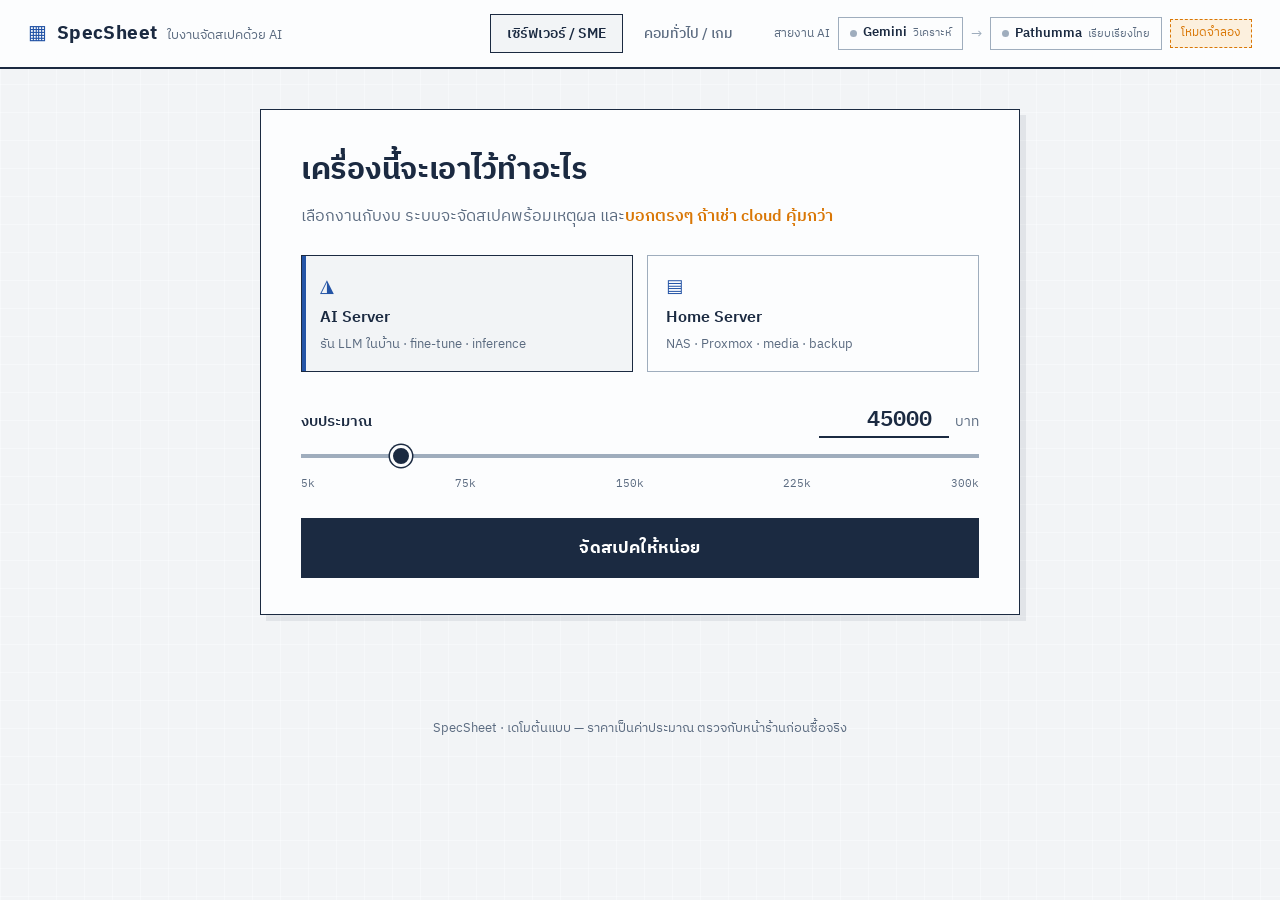
<file: index.html>
<!DOCTYPE html>
<html lang="th">
<head>
<meta charset="UTF-8">
<meta name="viewport" content="width=device-width, initial-scale=1.0">
<title>SpecSheet — จัดสเปค AI Server / Home Server</title>
<link rel="preconnect" href="https://fonts.googleapis.com">
<link href="https://fonts.googleapis.com/css2?family=IBM+Plex+Sans+Thai:wght@400;500;600;700&family=IBM+Plex+Mono:wght@400;500;600&display=swap" rel="stylesheet">
<link rel="stylesheet" href="css/style.css">
</head>
<body data-page="sme">

<header class="topbar">
  <div class="brand">
    <span class="brand-mark">▦</span>
    <span class="brand-name">SpecSheet</span>
    <span class="brand-sub">ใบงานจัดสเปคด้วย AI</span>
  </div>
  <nav class="page-tabs">
    <a href="index.html" class="tab active">เซิร์ฟเวอร์ / SME</a>
    <a href="gaming.html" class="tab">คอมทั่วไป / เกม</a>
  </nav>
  <div class="ai-pipe" id="aiPipe">
    <span class="pipe-label">สายงาน AI</span>

    <span class="stage" id="stGemini" data-state="idle">
      <span class="dot"></span><span class="st-name">Gemini</span><em>วิเคราะห์</em>
    </span>

    <span class="pipe-arrow">→</span>

    <button class="stage toggle on" id="stPathumma" data-state="idle"
            aria-pressed="true" title="ปิดเพื่อดูร่างดิบจาก Gemini">
      <span class="dot"></span><span class="st-name">Pathumma</span><em>เรียบเรียงไทย</em>
    </button>

    <span class="mode-badge" id="modeBadge" title="ตอนนี้ใช้ข้อมูลจำลองในเครื่อง ต่อ backend จริงได้ ดู README">โหมดจำลอง</span>
  </div>
</header>

<main class="sheet">

  <!-- ═══ แผงควบคุม: ใบสั่งงาน ═══ -->
  <section class="ticket" id="ticket">
    <div class="ticket-head">
      <h1>เครื่องนี้จะเอาไว้ทำอะไร</h1>
      <p class="lede">เลือกงานกับงบ ระบบจะจัดสเปคพร้อมเหตุผล และ<strong>บอกตรงๆ ถ้าเช่า cloud คุ้มกว่า</strong></p>
    </div>

    <div class="usecase-row" id="usecaseRow">
      <button class="usecase active" data-usecase="ai">
        <span class="uc-icon">◮</span>
        <span class="uc-name">AI Server</span>
        <span class="uc-desc">รัน LLM ในบ้าน · fine-tune · inference</span>
      </button>
      <button class="usecase" data-usecase="home">
        <span class="uc-icon">▤</span>
        <span class="uc-name">Home Server</span>
        <span class="uc-desc">NAS · Proxmox · media · backup</span>
      </button>
    </div>

    <div class="budget-block">
      <div class="budget-line">
        <label for="budgetRange">งบประมาณ</label>
        <div class="budget-value">
          <input type="number" id="budgetInput" min="5000" max="300000" step="1000" value="45000">
          <span class="unit">บาท</span>
        </div>
      </div>
      <input type="range" id="budgetRange" min="5000" max="300000" step="1000" value="45000">
      <div class="range-marks mono"><span>5k</span><span>75k</span><span>150k</span><span>225k</span><span>300k</span></div>
    </div>

    <button class="go" id="goBtn">จัดสเปคให้หน่อย</button>
  </section>

  <!-- ═══ ผลลัพธ์ ═══ -->
  <section class="result hidden" id="result">

    <p class="polish-note mono" id="polishNote"></p>

    <div class="verdict" id="verdict"><!-- js --></div>

    <div class="result-grid">
      <div class="panel viz-panel">
        <div class="panel-head"><h2 id="vizTitle">ผังเครื่อง</h2><span class="mono dim" id="vizDims"></span></div>
        <div id="vizWrap"><!-- svg --></div>
        <p class="viz-note">ทุกกล่องวาดจากขนาดจริง (มม.) ของอุปกรณ์ — ชี้ที่ชิ้นส่วนเพื่อไฮไลต์ในรายการ</p>
      </div>

      <div class="panel parts-panel">
        <div class="panel-head"><h2>รายการอุปกรณ์</h2><span class="mono" id="partsTotal"></span></div>
        <ol class="parts" id="partsList"><!-- js --></ol>
        <p class="budget-left hidden" id="budgetLeft"></p>
      </div>
    </div>

    <div class="panel ai-panel">
      <div class="panel-head"><h2>เหตุผลจาก AI</h2><span class="mono" id="aiModelTag"></span></div>
      <div class="ai-body" id="aiBody"><span class="thinking">กำลังวิเคราะห์</span></div>
      <div class="ai-compare">
        <button class="cmp-btn" id="draftToggle" aria-expanded="false">
          ดูร่างก่อนเรียบเรียง (จาก Gemini)
        </button>
        <pre class="draft-box hidden" id="draftBox"></pre>
      </div>
    </div>

    <div class="triple">
      <div class="panel"><div class="panel-head"><h2>ประสิทธิภาพโดยประมาณ</h2></div><ul class="kv" id="perfList"></ul></div>
      <div class="panel"><div class="panel-head"><h2>อุณหภูมิ / พลังงาน</h2></div><ul class="kv" id="tempList"></ul></div>
      <div class="panel"><div class="panel-head"><h2>อัปเกรดขั้นถัดไป</h2></div><ul class="upgrades" id="upgradeList"></ul></div>
    </div>

    <div class="panel refs-panel">
      <div class="panel-head"><h2>แหล่งอ้างอิงการคำนวณ</h2><span class="mono">ตรวจราคา ส.ค. 2026</span></div>
      <ul class="refs" id="refsList"></ul>
    </div>
  </section>
</main>

<footer class="foot">
  <span>SpecSheet · เดโมต้นแบบ — ราคาเป็นค่าประมาณ ตรวจกับหน้าร้านก่อนซื้อจริง</span>
</footer>

<script src="js/data.js"></script>
<script src="js/cloud.js"></script>
<script src="js/viz.js"></script>
<script src="js/ai.js"></script>
<script src="js/app.js"></script>
</body>
</html>
</file>
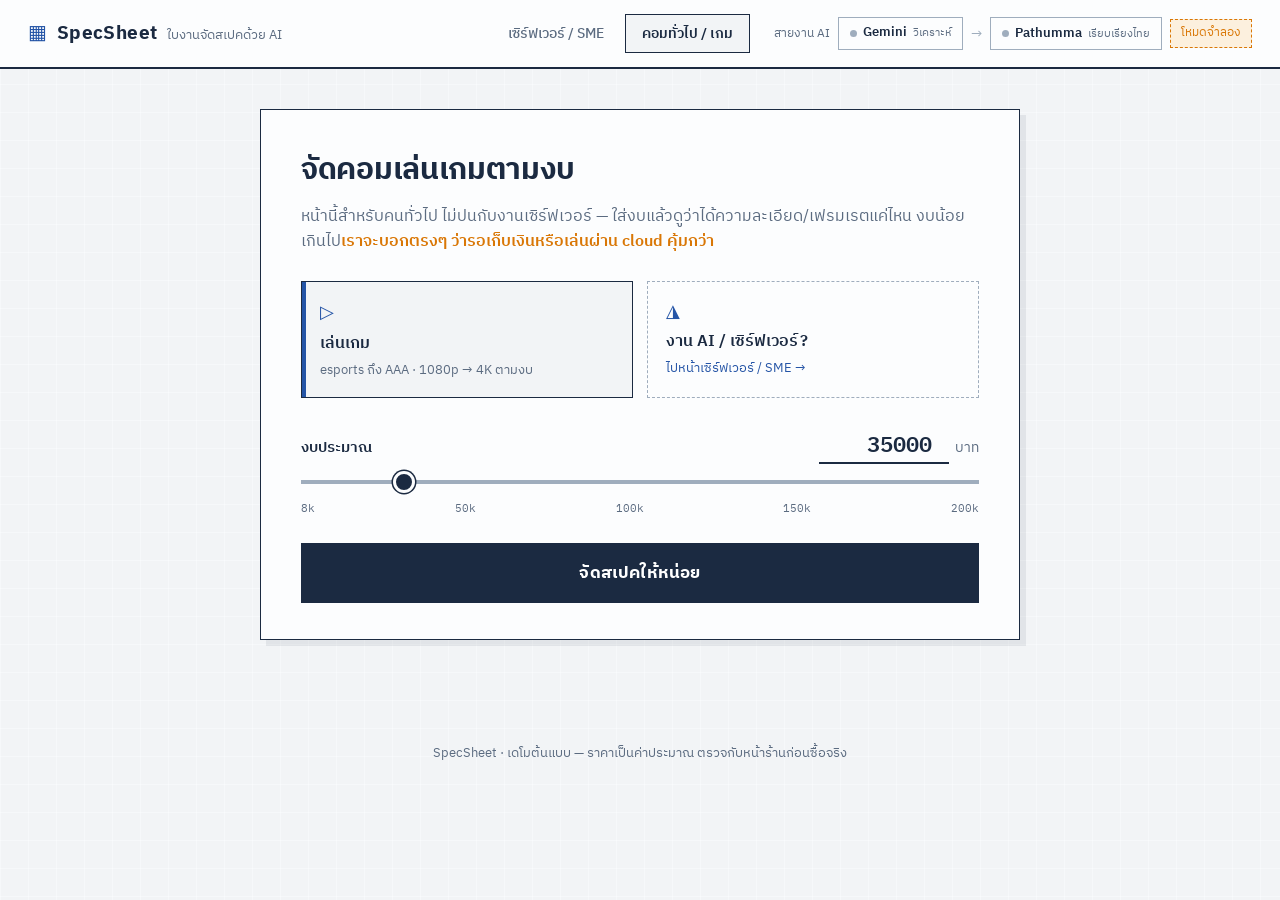
<file: gaming.html>
<!DOCTYPE html>
<html lang="th">
<head>
<meta charset="UTF-8">
<meta name="viewport" content="width=device-width, initial-scale=1.0">
<title>SpecSheet — จัดสเปคคอมเล่นเกม</title>
<link rel="preconnect" href="https://fonts.googleapis.com">
<link href="https://fonts.googleapis.com/css2?family=IBM+Plex+Sans+Thai:wght@400;500;600;700&family=IBM+Plex+Mono:wght@400;500;600&display=swap" rel="stylesheet">
<link rel="stylesheet" href="css/style.css">
</head>
<body data-page="gaming">

<header class="topbar">
  <div class="brand">
    <span class="brand-mark">▦</span>
    <span class="brand-name">SpecSheet</span>
    <span class="brand-sub">ใบงานจัดสเปคด้วย AI</span>
  </div>
  <nav class="page-tabs">
    <a href="index.html" class="tab">เซิร์ฟเวอร์ / SME</a>
    <a href="gaming.html" class="tab active">คอมทั่วไป / เกม</a>
  </nav>
  <div class="ai-pipe" id="aiPipe">
    <span class="pipe-label">สายงาน AI</span>

    <span class="stage" id="stGemini" data-state="idle">
      <span class="dot"></span><span class="st-name">Gemini</span><em>วิเคราะห์</em>
    </span>

    <span class="pipe-arrow">→</span>

    <button class="stage toggle on" id="stPathumma" data-state="idle"
            aria-pressed="true" title="ปิดเพื่อดูร่างดิบจาก Gemini">
      <span class="dot"></span><span class="st-name">Pathumma</span><em>เรียบเรียงไทย</em>
    </button>

    <span class="mode-badge" id="modeBadge" title="ตอนนี้ใช้ข้อมูลจำลองในเครื่อง ต่อ backend จริงได้ ดู README">โหมดจำลอง</span>
  </div>
</header>

<main class="sheet">
  <section class="ticket" id="ticket">
    <div class="ticket-head">
      <h1>จัดคอมเล่นเกมตามงบ</h1>
      <p class="lede">หน้านี้สำหรับคนทั่วไป ไม่ปนกับงานเซิร์ฟเวอร์ — ใส่งบแล้วดูว่าได้ความละเอียด/เฟรมเรตแค่ไหน งบน้อยเกินไป<strong>เราจะบอกตรงๆ ว่ารอเก็บเงินหรือเล่นผ่าน cloud คุ้มกว่า</strong></p>
    </div>

    <div class="usecase-row" id="usecaseRow">
      <button class="usecase active" data-usecase="gaming">
        <span class="uc-icon">▷</span>
        <span class="uc-name">เล่นเกม</span>
        <span class="uc-desc">esports ถึง AAA · 1080p → 4K ตามงบ</span>
      </button>
      <a class="usecase link-card" href="index.html">
        <span class="uc-icon">◮</span>
        <span class="uc-name">งาน AI / เซิร์ฟเวอร์?</span>
        <span class="uc-desc">ไปหน้าเซิร์ฟเวอร์ / SME →</span>
      </a>
    </div>

    <div class="budget-block">
      <div class="budget-line">
        <label for="budgetRange">งบประมาณ</label>
        <div class="budget-value">
          <input type="number" id="budgetInput" min="8000" max="200000" step="1000" value="35000">
          <span class="unit">บาท</span>
        </div>
      </div>
      <input type="range" id="budgetRange" min="8000" max="200000" step="1000" value="35000">
      <div class="range-marks mono"><span>8k</span><span>50k</span><span>100k</span><span>150k</span><span>200k</span></div>
    </div>

    <button class="go" id="goBtn">จัดสเปคให้หน่อย</button>
  </section>

  <section class="result hidden" id="result">
    <p class="polish-note mono" id="polishNote"></p>
    <div class="verdict" id="verdict"></div>
    <div class="result-grid">
      <div class="panel viz-panel">
        <div class="panel-head"><h2 id="vizTitle">ผังเครื่อง</h2><span class="mono dim" id="vizDims"></span></div>
        <div id="vizWrap"></div>
        <p class="viz-note">ทุกกล่องวาดจากขนาดจริง (มม.) ของอุปกรณ์ — ชี้ที่ชิ้นส่วนเพื่อไฮไลต์ในรายการ</p>
      </div>
      <div class="panel parts-panel">
        <div class="panel-head"><h2>รายการอุปกรณ์</h2><span class="mono" id="partsTotal"></span></div>
        <ol class="parts" id="partsList"></ol>
        <p class="budget-left hidden" id="budgetLeft"></p>
      </div>
    </div>
    <div class="panel ai-panel">
      <div class="panel-head"><h2>เหตุผลจาก AI</h2><span class="mono" id="aiModelTag"></span></div>
      <div class="ai-body" id="aiBody"><span class="thinking">กำลังวิเคราะห์</span></div>
      <div class="ai-compare">
        <button class="cmp-btn" id="draftToggle" aria-expanded="false">
          ดูร่างก่อนเรียบเรียง (จาก Gemini)
        </button>
        <pre class="draft-box hidden" id="draftBox"></pre>
      </div>
    </div>
    <div class="triple">
      <div class="panel"><div class="panel-head"><h2>เฟรมเรตโดยประมาณ</h2></div><ul class="kv" id="perfList"></ul></div>
      <div class="panel"><div class="panel-head"><h2>อุณหภูมิ / พลังงาน</h2></div><ul class="kv" id="tempList"></ul></div>
      <div class="panel"><div class="panel-head"><h2>อัปเกรดขั้นถัดไป</h2></div><ul class="upgrades" id="upgradeList"></ul></div>
    </div>
    <div class="panel refs-panel">
      <div class="panel-head"><h2>แหล่งอ้างอิงการคำนวณ</h2><span class="mono">ตรวจราคา ส.ค. 2026</span></div>
      <ul class="refs" id="refsList"></ul>
    </div>
  </section>
</main>

<footer class="foot">
  <span>SpecSheet · เดโมต้นแบบ — ราคาเป็นค่าประมาณ ตรวจกับหน้าร้านก่อนซื้อจริง</span>
</footer>

<script src="js/data.js"></script>
<script src="js/cloud.js"></script>
<script src="js/viz.js"></script>
<script src="js/ai.js"></script>
<script src="js/app.js"></script>
</body>
</html>
</file>
<file: css/style.css>
/* ═══ SpecSheet — สไตล์แบบแปลนช่าง ═══
   กระดาษเทาอมฟ้า · หมึกน้ำเงินเข้ม · เขียว=คุ้ม · อำพัน=cloud */

:root {
  --paper: #F2F4F6;
  --card: #FCFDFE;
  --ink: #1B2A41;
  --ink-soft: #5B6B80;
  --line: #D5DCE4;
  --line-strong: #9FADBD;
  --ok: #0E9F6E;
  --ok-bg: #E7F6EF;
  --warn: #D97706;
  --warn-bg: #FCF0DE;
  --accent: #2454A6;
  --mono: "IBM Plex Mono", ui-monospace, monospace;
  --sans: "IBM Plex Sans Thai", "Noto Sans Thai", system-ui, sans-serif;
}

* { box-sizing: border-box; margin: 0; }

body {
  font-family: var(--sans);
  color: var(--ink);
  background:
    linear-gradient(var(--line) 1px, transparent 1px) 0 0 / 100% 28px,
    linear-gradient(90deg, var(--line) 1px, transparent 1px) 0 0 / 28px 100%,
    var(--paper);
  background-blend-mode: soft-light, soft-light, normal;
  min-height: 100vh;
  line-height: 1.65;
}

.mono { font-family: var(--mono); }
.hidden { display: none !important; }
.dim { color: var(--ink-soft); }

/* ── แถบบน ── */
.topbar {
  display: flex; align-items: center; gap: 24px; flex-wrap: wrap;
  padding: 14px 28px;
  background: var(--card);
  border-bottom: 2px solid var(--ink);
  position: sticky; top: 0; z-index: 20;
}
.brand { display: flex; align-items: baseline; gap: 10px; }
.brand-mark { color: var(--accent); font-size: 20px; }
.brand-name { font-weight: 700; font-size: 19px; letter-spacing: .02em; }
.brand-sub { color: var(--ink-soft); font-size: 13px; }

.page-tabs { display: flex; gap: 4px; margin-left: auto; }
.tab {
  padding: 7px 16px; text-decoration: none; color: var(--ink-soft);
  font-size: 14px; font-weight: 500; border: 1px solid transparent;
}
.tab.active {
  color: var(--ink); border: 1px solid var(--ink);
  background: var(--paper); font-weight: 600;
}
.tab:hover:not(.active) { color: var(--ink); }

.ai-switch { display: flex; align-items: center; gap: 8px; }
.ai-label { font-size: 12px; color: var(--ink-soft); }
.ai-pill {
  font-family: var(--mono); font-size: 12.5px; padding: 5px 12px;
  border: 1px solid var(--line-strong); background: var(--card);
  color: var(--ink-soft); cursor: pointer;
}
.ai-pill.active { background: var(--ink); color: #fff; border-color: var(--ink); }
.mode-badge {
  font-size: 11.5px; padding: 4px 10px; cursor: help;
  background: var(--warn-bg); color: var(--warn); border: 1px dashed var(--warn);
}

/* ── ใบสั่งงาน ── */
.sheet { max-width: 1120px; margin: 0 auto; padding: 40px 24px 80px; }

.ticket {
  background: var(--card); border: 1.5px solid var(--ink);
  box-shadow: 6px 6px 0 rgba(27, 42, 65, .08);
  padding: 36px 40px; max-width: 760px; margin: 0 auto;
}
.ticket-head h1 { font-size: 30px; font-weight: 700; letter-spacing: -.01em; }
.lede { color: var(--ink-soft); margin-top: 8px; font-size: 15.5px; }
.lede strong { color: var(--warn); font-weight: 600; }

.usecase-row { display: grid; grid-template-columns: 1fr 1fr; gap: 14px; margin: 26px 0; }
.usecase {
  text-align: left; padding: 16px 18px; cursor: pointer;
  background: var(--card); border: 1.5px solid var(--line-strong);
  font-family: var(--sans); color: var(--ink); text-decoration: none;
  display: flex; flex-direction: column; gap: 2px;
  transition: border-color .15s, background .15s;
}
.usecase:hover { border-color: var(--ink); }
.usecase.active {
  border: 1.5px solid var(--ink); background: var(--paper);
  box-shadow: inset 4px 0 0 var(--accent);
}
.uc-icon { color: var(--accent); font-size: 18px; }
.uc-name { font-weight: 600; font-size: 16px; }
.uc-desc { font-size: 13px; color: var(--ink-soft); }
.link-card { border-style: dashed; }
.link-card .uc-desc { color: var(--accent); }

/* งบประมาณ */
.budget-line { display: flex; justify-content: space-between; align-items: baseline; }
.budget-line label { font-weight: 600; font-size: 15px; }
.budget-value { display: flex; align-items: baseline; gap: 6px; }
.budget-value input {
  font-family: var(--mono); font-size: 22px; font-weight: 600; color: var(--ink);
  width: 130px; text-align: right; border: none; border-bottom: 2px solid var(--ink);
  background: transparent; outline: none;
}
.unit { color: var(--ink-soft); font-size: 14px; }

input[type="range"] {
  width: 100%; margin-top: 16px; appearance: none; height: 4px;
  background: var(--line-strong); outline: none;
}
input[type="range"]::-webkit-slider-thumb {
  appearance: none; width: 22px; height: 22px; background: var(--ink);
  border: 3px solid var(--card); box-shadow: 0 0 0 1.5px var(--ink);
  cursor: grab; border-radius: 50%;
}
.range-marks {
  display: flex; justify-content: space-between;
  font-size: 11px; color: var(--ink-soft); margin-top: 6px;
}

.go {
  width: 100%; margin-top: 26px; padding: 15px;
  font-family: var(--sans); font-size: 17px; font-weight: 700; letter-spacing: .01em;
  background: var(--ink); color: #fff; border: 1.5px solid var(--ink); cursor: pointer;
  transition: transform .1s, box-shadow .1s;
}
.go:hover { box-shadow: 4px 4px 0 rgba(27, 42, 65, .25); transform: translate(-2px, -2px); }
.go:active { transform: translate(0, 0); box-shadow: none; }

/* ── ผลลัพธ์ ── */
.result { margin-top: 40px; animation: rise .4s ease both; }
@keyframes rise { from { opacity: 0; transform: translateY(14px); } }
@media (prefers-reduced-motion: reduce) { .result { animation: none; } }

.panel {
  background: var(--card); border: 1.5px solid var(--ink);
  box-shadow: 4px 4px 0 rgba(27, 42, 65, .06);
}
.panel-head {
  display: flex; justify-content: space-between; align-items: baseline;
  padding: 12px 18px; border-bottom: 1px solid var(--line);
}
.panel-head h2 { font-size: 15px; font-weight: 700; letter-spacing: .02em; }
.panel-head .mono { font-size: 12.5px; color: var(--ink-soft); }

/* คำตัดสิน */
.verdict { border: 2px solid; padding: 22px 26px; margin-bottom: 22px; }
.verdict.build { border-color: var(--ok); background: var(--ok-bg); }
.verdict.cloud { border-color: var(--warn); background: var(--warn-bg); }
.verdict-tag {
  font-family: var(--mono); font-size: 12px; font-weight: 600;
  text-transform: uppercase; letter-spacing: .12em;
}
.verdict.build .verdict-tag { color: var(--ok); }
.verdict.cloud .verdict-tag { color: var(--warn); }
.verdict h3 { font-size: 21px; margin: 4px 0 8px; }
.verdict p { font-size: 14.5px; color: var(--ink); max-width: 70ch; }
.verdict-math {
  margin-top: 14px; padding: 12px 16px; background: rgba(255,255,255,.75);
  border: 1px dashed var(--line-strong);
  font-family: var(--mono); font-size: 13px; line-height: 2;
}
.verdict-math b { font-weight: 600; }
.hours-inline {
  width: 56px; font-family: var(--mono); font-size: 13px; text-align: center;
  border: none; border-bottom: 1.5px solid var(--ink); background: transparent; outline: none;
}

/* กริดผลลัพธ์ */
.result-grid {
  display: grid; grid-template-columns: 1.15fr .85fr; gap: 22px; margin-bottom: 22px;
  align-items: start;
}
#vizWrap { padding: 18px; }
#vizWrap svg { display: block; width: 100%; height: auto; }
.viz-note { padding: 0 18px 14px; font-size: 12.5px; color: var(--ink-soft); }

/* รายการอุปกรณ์ */
.parts { list-style: none; }
.parts li {
  padding: 13px 18px; border-bottom: 1px solid var(--line);
  transition: background .12s;
}
.parts li:last-child { border-bottom: none; }
.parts li.hl { background: #EAF0FA; box-shadow: inset 3px 0 0 var(--accent); }
.part-top { display: flex; justify-content: space-between; gap: 10px; align-items: baseline; }
.part-type {
  font-family: var(--mono); font-size: 10.5px; color: var(--accent);
  text-transform: uppercase; letter-spacing: .1em;
}
.part-name { font-weight: 600; font-size: 14.5px; }
.part-price { font-family: var(--mono); font-size: 13.5px; white-space: nowrap; }
.part-reason { font-size: 13px; color: var(--ink-soft); margin-top: 3px; }
.part-links { display: flex; gap: 6px; margin-top: 7px; flex-wrap: wrap; }
.buy {
  font-family: var(--mono); font-size: 11px; text-decoration: none;
  padding: 3px 9px; border: 1px solid var(--line-strong); color: var(--ink-soft);
}
.buy:hover { border-color: var(--ink); color: var(--ink); background: var(--paper); }
.part-upg { font-size: 12px; color: var(--ok); margin-top: 5px; }
.part-upg::before { content: "↗ "; }

/* AI panel */
.ai-panel { margin-bottom: 22px; }
.ai-body { padding: 16px 18px; font-size: 14.5px; white-space: pre-line; }
.thinking { color: var(--ink-soft); font-style: italic; }
.thinking::after { content: ""; animation: dots 1.2s steps(4) infinite; }
@keyframes dots { 0% { content: ""; } 25% { content: "."; } 50% { content: ".."; } 75% { content: "..."; } }

/* สามช่องล่าง */
.triple { display: grid; grid-template-columns: 1fr 1fr 1fr; gap: 22px; margin-bottom: 22px; }
.kv { list-style: none; padding: 8px 0; }
.kv li {
  display: flex; justify-content: space-between; gap: 12px;
  padding: 8px 18px; font-size: 13.5px;
}
.kv li + li { border-top: 1px dashed var(--line); }
.kv .v { font-family: var(--mono); font-weight: 600; white-space: nowrap; }
.kv .v.hot { color: var(--warn); }

.upgrades { list-style: none; }
.upgrades li { padding: 11px 18px; font-size: 13.5px; }
.upgrades li + li { border-top: 1px dashed var(--line); }
.upg-title { font-weight: 600; }
.upg-meta { font-family: var(--mono); font-size: 12px; color: var(--ink-soft); display: block; margin-top: 2px; }
.upg-gain { color: var(--ok); }

/* อ้างอิง */
.refs { list-style: none; padding: 10px 0; }
.refs li { padding: 6px 18px; font-size: 13px; }
.refs a { color: var(--accent); text-decoration: none; border-bottom: 1px dotted var(--accent); }
.refs a:hover { border-bottom-style: solid; }
.refs .ref-note { color: var(--ink-soft); }

.foot { text-align: center; padding: 24px; font-size: 12.5px; color: var(--ink-soft); }

/* SVG ผังเครื่อง */
.viz-part { cursor: pointer; }
.viz-part rect { transition: fill .12s; }
.viz-part.hl rect.body { fill: #DCE7F8 !important; stroke: var(--accent) !important; }
.viz-label { font-family: var(--mono); font-size: 10px; fill: var(--ink-soft); }
.viz-dim-label { font-family: var(--mono); font-size: 9px; fill: var(--line-strong); }

/* จอเล็ก */
@media (max-width: 900px) {
  .result-grid, .triple { grid-template-columns: 1fr; }
  .ticket { padding: 26px 22px; }
  .topbar { gap: 12px; }
  .page-tabs { margin-left: 0; order: 3; width: 100%; }
}
@media (max-width: 560px) {
  .usecase-row { grid-template-columns: 1fr; }
  .ticket-head h1 { font-size: 24px; }
}

/* โฟกัสคีย์บอร์ด */
button:focus-visible, a:focus-visible, input:focus-visible {
  outline: 2.5px solid var(--accent); outline-offset: 2px;
}

/* ── ผังสายงาน AI บนแถบบน ── */
.ai-pipe { display: flex; align-items: center; gap: 8px; }
.pipe-label { font-size: 12px; color: var(--ink-soft); }
.pipe-arrow { color: var(--line-strong); font-size: 14px; }

.stage {
  display: flex; align-items: center; gap: 6px;
  padding: 5px 11px; border: 1px solid var(--line-strong);
  background: var(--card); font-family: var(--sans); font-size: 12.5px;
  color: var(--ink-soft); cursor: default;
}
.stage .st-name { font-weight: 600; color: var(--ink); }
.stage em { font-style: normal; font-size: 11px; }
.stage.toggle { cursor: pointer; }
.stage.toggle:not(.on) { opacity: .45; border-style: dashed; }
.stage.toggle:not(.on) .st-name { text-decoration: line-through; }

/* ไฟสถานะแต่ละขั้น */
.stage .dot { width: 7px; height: 7px; border-radius: 50%; background: var(--line-strong); }
.stage[data-state="running"] .dot { background: var(--warn); animation: pulse .9s infinite; }
.stage[data-state="done"] .dot { background: var(--ok); }
.stage[data-state="skipped"] .dot { background: transparent; border: 1px solid var(--line-strong); }
@keyframes pulse { 50% { opacity: .25; } }
@media (prefers-reduced-motion: reduce) { .stage .dot { animation: none !important; } }

/* กล่องเทียบร่างก่อน/หลังเรียบเรียง */
.ai-compare { border-top: 1px dashed var(--line); padding: 10px 18px 14px; }
.cmp-btn {
  font-family: var(--mono); font-size: 12px; padding: 4px 10px;
  background: transparent; border: 1px solid var(--line-strong);
  color: var(--ink-soft); cursor: pointer;
}
.cmp-btn:hover { border-color: var(--ink); color: var(--ink); }
.draft-box {
  margin-top: 10px; padding: 12px 14px; background: var(--paper);
  border: 1px dashed var(--line-strong); font-family: var(--sans);
  font-size: 13.5px; color: var(--ink-soft); white-space: pre-wrap; line-height: 1.7;
}

/* จอเล็ก: ผังสายงานขึ้นบรรทัดใหม่ได้ */
@media (max-width: 900px) {
  .ai-pipe { flex-wrap: wrap; }
}

/* แถบสถานะการเรียบเรียงทั้งหน้า */
.polish-note {
  font-size: 11.5px; color: var(--ink-soft);
  margin-bottom: 10px; min-height: 16px;
}
.polish-note:not(:empty)::before { content: "✎ "; color: var(--accent); }

/* ข้อความที่ถูกเรียบเรียงเปลี่ยนแบบนุ่มๆ ไม่กระตุก */
[data-polish] { transition: opacity .18s; }

/* บรรทัดบอกงบเหลือ ใต้รายการอุปกรณ์ */
.budget-left {
  margin: 0; padding: 12px 18px;
  border-top: 1px dashed var(--line);
  font-size: 12.5px; color: var(--ink-soft); line-height: 1.6;
}
.budget-left::before { content: "◇ "; color: var(--accent); }
</file>
